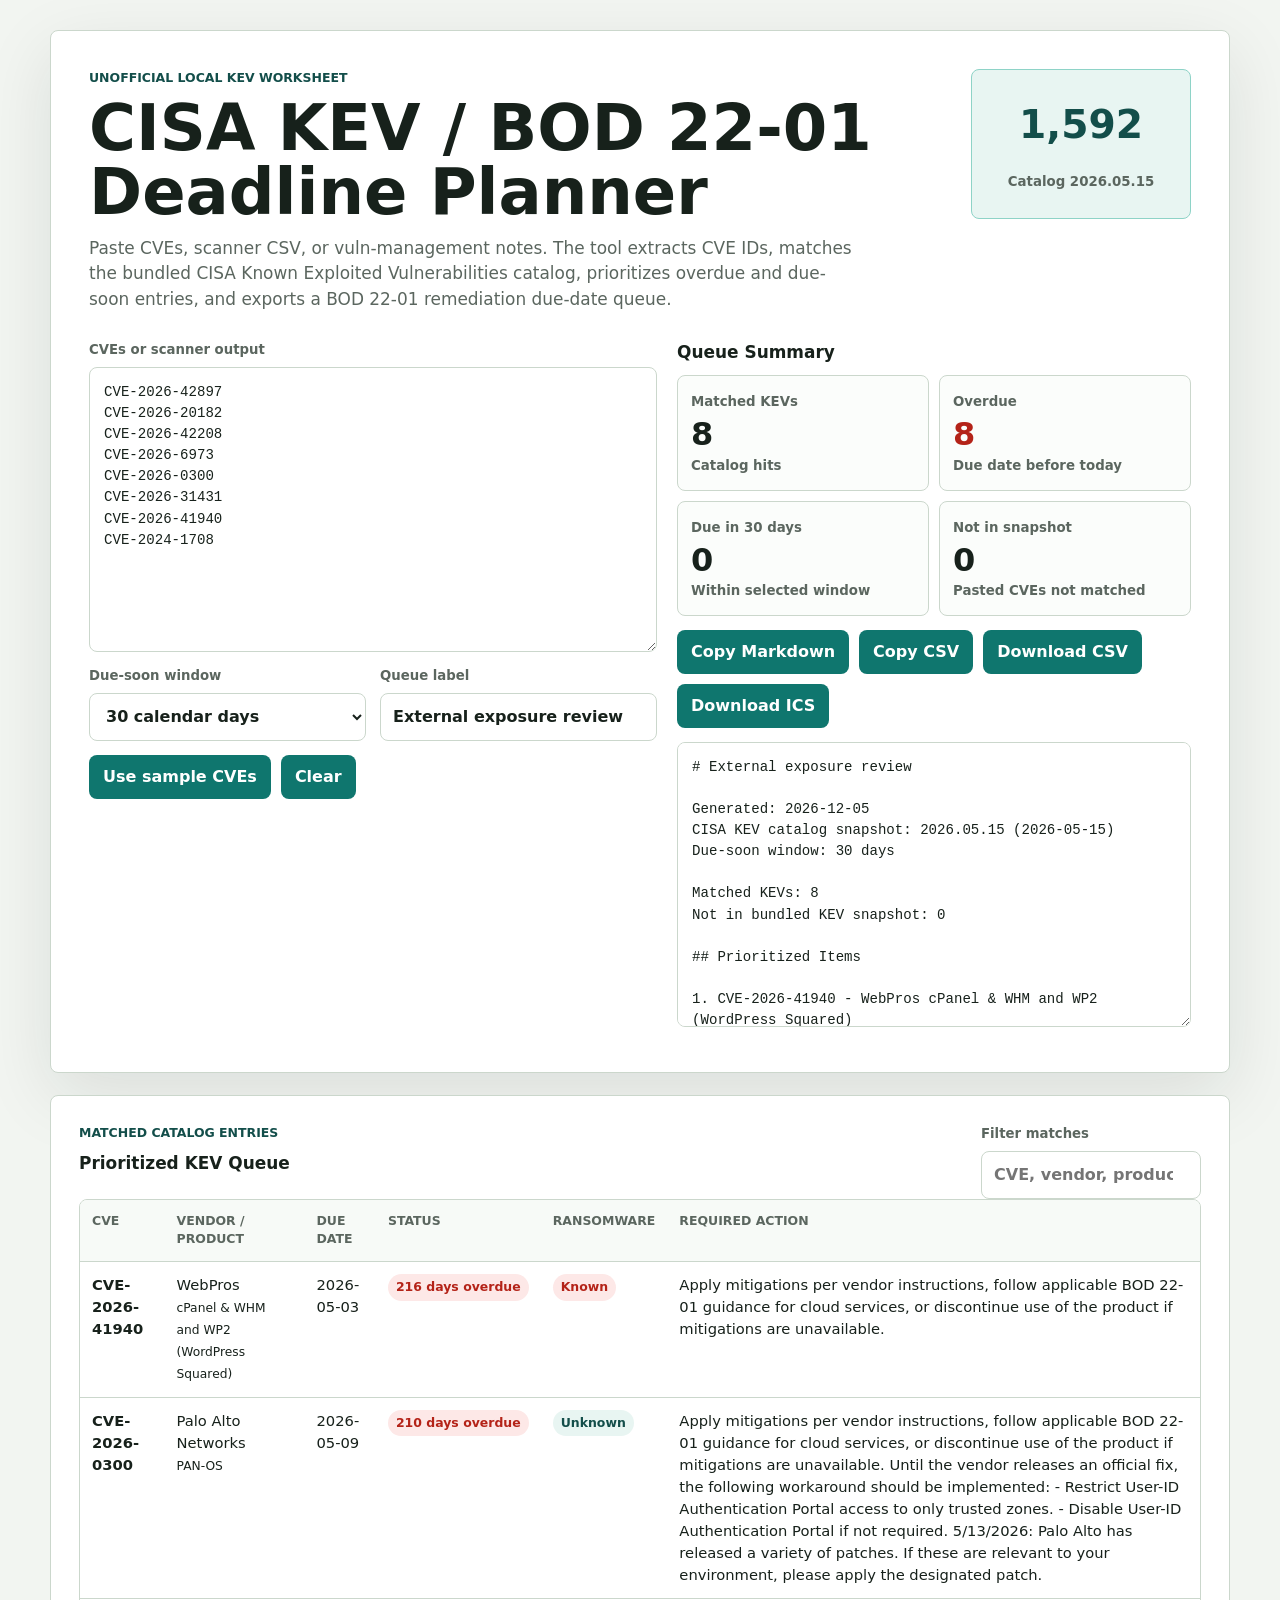
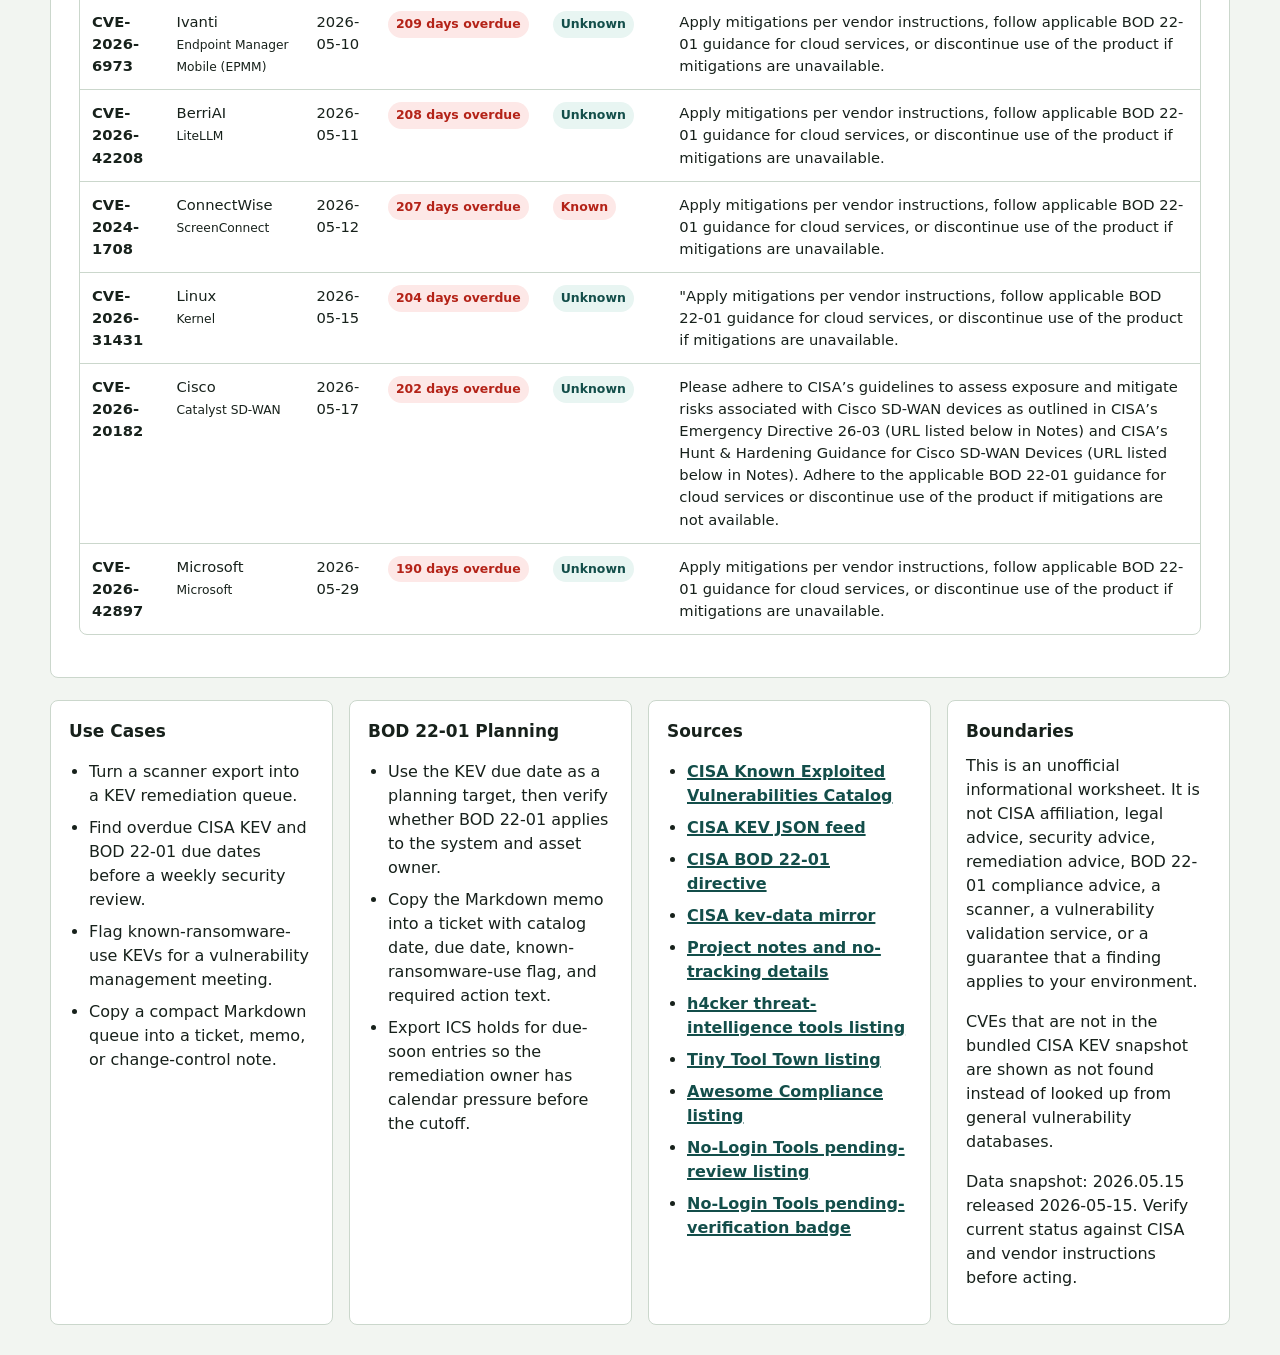
<file: index.html>
<!doctype html>
<html lang="en">
  <head>
    <meta charset="utf-8">
    <meta name="viewport" content="width=device-width, initial-scale=1">
    <title>CISA KEV / BOD 22-01 Deadline Planner</title>
    <meta name="description" content="Free no-tracking CISA KEV and BOD 22-01 remediation due-date planner. Paste CVEs, match the bundled Known Exploited Vulnerabilities catalog, sort overdue and due-soon items, and export CSV, Markdown, or ICS planning holds.">
    <meta name="robots" content="index,follow">
    <meta name="nologin-verified" content="kev-deadline-planner-vercel-app">
    <link rel="canonical" href="https://kev-deadline-planner.vercel.app/">
    <meta property="og:title" content="CISA KEV / BOD 22-01 Deadline Planner">
    <meta property="og:description" content="Paste CVEs or scanner output, match the CISA KEV catalog snapshot locally, and export a BOD 22-01 remediation due-date queue.">
    <meta property="og:type" content="website">
    <meta property="og:url" content="https://kev-deadline-planner.vercel.app/">
    <meta property="og:image" content="https://kev-deadline-planner.vercel.app/preview.png">
    <meta name="twitter:card" content="summary_large_image">
    <meta name="twitter:image" content="https://kev-deadline-planner.vercel.app/preview.png">
    <link rel="stylesheet" href="styles.css">
    <link rel="icon" href="favicon.svg" type="image/svg+xml">
    <script type="application/ld+json">
      {
        "@context": "https://schema.org",
        "@graph": [
          {
            "@type": "SoftwareApplication",
            "name": "CISA KEV / BOD 22-01 Deadline Planner",
            "applicationCategory": "SecurityApplication",
            "operatingSystem": "Any",
            "url": "https://kev-deadline-planner.vercel.app/",
            "description": "Free no-tracking browser tool for matching pasted CVEs against a bundled CISA Known Exploited Vulnerabilities catalog snapshot and exporting a BOD 22-01 remediation due-date planning queue.",
            "offers": {
              "@type": "Offer",
              "price": "0",
              "priceCurrency": "USD"
            }
          },
          {
            "@type": "FAQPage",
            "mainEntity": [
              {
                "@type": "Question",
                "name": "What does this KEV deadline planner do?",
                "acceptedAnswer": {
                  "@type": "Answer",
                  "text": "It extracts CVE identifiers from pasted text or scanner CSV, matches them against the bundled CISA Known Exploited Vulnerabilities catalog snapshot, sorts the matched entries by due date and risk flags, and creates CSV, Markdown, and ICS exports for remediation planning."
                }
              },
              {
                "@type": "Question",
                  "name": "Is this an official CISA or BOD 22-01 compliance tool?",
                "acceptedAnswer": {
                  "@type": "Answer",
                  "text": "No. It is an unofficial planning worksheet that uses CISA public catalog data. Always verify BOD 22-01 applicability, requirements, exposure, and remediation steps against CISA and vendor sources."
                }
              },
              {
                "@type": "Question",
                "name": "Does it upload CVEs or scanner output?",
                "acceptedAnswer": {
                  "@type": "Answer",
                  "text": "No. The page runs locally in the browser with a bundled catalog snapshot. It has no signup, cookies, analytics, beacons, uploads, browser storage, or external scripts."
                }
              }
            ]
          }
        ]
      }
    </script>
  </head>
  <body>
    <main class="app">
      <section class="tool-panel" aria-labelledby="page-title">
        <div class="mast">
          <div>
            <p class="eyebrow">Unofficial local KEV worksheet</p>
            <h1 id="page-title">CISA KEV / BOD 22-01 Deadline Planner</h1>
            <p class="lede">Paste CVEs, scanner CSV, or vuln-management notes. The tool extracts CVE IDs, matches the bundled CISA Known Exploited Vulnerabilities catalog, prioritizes overdue and due-soon entries, and exports a BOD 22-01 remediation due-date queue.</p>
          </div>
          <div class="snapshot" aria-label="Catalog snapshot">
            <span id="catalog-count">0</span>
            <small id="catalog-version">Catalog loading</small>
          </div>
        </div>

        <div class="workspace">
          <form class="inputs" id="kev-form">
            <label class="field">
              <span>CVEs or scanner output</span>
              <textarea id="cve-input" spellcheck="false" aria-label="Paste CVEs or scanner output"></textarea>
            </label>
            <div class="grid">
              <label class="field">
                <span>Due-soon window</span>
                <select id="due-window">
                  <option value="7">7 calendar days</option>
                  <option value="14">14 calendar days</option>
                  <option value="30" selected>30 calendar days</option>
                  <option value="60">60 calendar days</option>
                </select>
              </label>
              <label class="field">
                <span>Queue label</span>
                <input id="queue-label" type="text" value="External exposure review">
              </label>
            </div>
            <div class="actions">
              <button type="button" id="load-example">Use sample CVEs</button>
              <button type="button" id="clear-input">Clear</button>
            </div>
          </form>

          <section class="output-panel" aria-labelledby="summary-title">
            <h2 id="summary-title">Queue Summary</h2>
            <div class="summary-grid" id="summary-grid"></div>
            <div class="actions">
              <button type="button" id="copy-markdown">Copy Markdown</button>
              <button type="button" id="copy-csv">Copy CSV</button>
              <button type="button" id="download-csv">Download CSV</button>
              <button type="button" id="download-ics">Download ICS</button>
            </div>
            <textarea id="memo-output" spellcheck="false" aria-label="Generated KEV planning memo"></textarea>
          </section>
        </div>
      </section>

      <section class="table-panel" aria-labelledby="matched-title">
        <div class="section-head">
          <div>
            <p class="eyebrow">Matched catalog entries</p>
            <h2 id="matched-title">Prioritized KEV Queue</h2>
          </div>
          <label class="search-field">
            <span>Filter matches</span>
            <input id="table-filter" type="search" placeholder="CVE, vendor, product, ransomware">
          </label>
        </div>
        <div class="table-wrap">
          <table>
            <thead>
              <tr>
                <th>CVE</th>
                <th>Vendor / Product</th>
                <th>Due Date</th>
                <th>Status</th>
                <th>Ransomware</th>
                <th>Required Action</th>
              </tr>
            </thead>
            <tbody id="results-body"></tbody>
          </table>
        </div>
        <div class="not-found" id="not-found"></div>
      </section>

      <section class="support-grid">
        <div>
          <h2>Use Cases</h2>
          <ul>
            <li>Turn a scanner export into a KEV remediation queue.</li>
            <li>Find overdue CISA KEV and BOD 22-01 due dates before a weekly security review.</li>
            <li>Flag known-ransomware-use KEVs for a vulnerability management meeting.</li>
            <li>Copy a compact Markdown queue into a ticket, memo, or change-control note.</li>
          </ul>
        </div>
        <div>
          <h2>BOD 22-01 Planning</h2>
          <ul>
            <li>Use the KEV due date as a planning target, then verify whether BOD 22-01 applies to the system and asset owner.</li>
            <li>Copy the Markdown memo into a ticket with catalog date, due date, known-ransomware-use flag, and required action text.</li>
            <li>Export ICS holds for due-soon entries so the remediation owner has calendar pressure before the cutoff.</li>
          </ul>
        </div>
        <div>
          <h2>Sources</h2>
          <ul>
            <li><a href="https://www.cisa.gov/known-exploited-vulnerabilities-catalog" rel="noreferrer">CISA Known Exploited Vulnerabilities Catalog</a></li>
            <li><a href="https://www.cisa.gov/sites/default/files/feeds/known_exploited_vulnerabilities.json" rel="noreferrer">CISA KEV JSON feed</a></li>
            <li><a href="https://www.cisa.gov/news-events/directives/bod-22-01-reducing-significant-risk-known-exploited-vulnerabilities" rel="noreferrer">CISA BOD 22-01 directive</a></li>
            <li><a href="https://github.com/cisagov/kev-data" rel="noreferrer">CISA kev-data mirror</a></li>
            <li><a href="https://kev-deadline-planner.vercel.app/about.html">Project notes and no-tracking details</a></li>
            <li><a href="https://github.com/The-Art-of-Hacking/h4cker/blob/master/cybersecurity-domains/defensive-security/threat-intelligence/tools.md" rel="noreferrer">h4cker threat-intelligence tools listing</a></li>
            <li><a href="https://www.tinytooltown.com/tools/cisa-kev-deadline-planner/" rel="noreferrer">Tiny Tool Town listing</a></li>
            <li><a href="https://github.com/theopenlane/awesome-compliance#open-source-platforms" rel="noreferrer">Awesome Compliance listing</a></li>
            <li><a href="https://nologin.tools/tool/kev-deadline-planner-vercel-app/" rel="noreferrer">No-Login Tools pending-review listing</a></li>
            <li><a href="https://nologin.tools/badge/kev-deadline-planner-vercel-app/" rel="noreferrer">No-Login Tools pending-verification badge</a></li>
          </ul>
        </div>
        <div>
          <h2>Boundaries</h2>
          <p>This is an unofficial informational worksheet. It is not CISA affiliation, legal advice, security advice, remediation advice, BOD 22-01 compliance advice, a scanner, a vulnerability validation service, or a guarantee that a finding applies to your environment.</p>
          <p>CVEs that are not in the bundled CISA KEV snapshot are shown as not found instead of looked up from general vulnerability databases.</p>
          <p>Data snapshot: <span id="data-release">loading</span>. Verify current status against CISA and vendor instructions before acting.</p>
        </div>
      </section>
    </main>
    <script src="kev-data.js"></script>
    <script src="script.js"></script>
  </body>
</html>
</file>
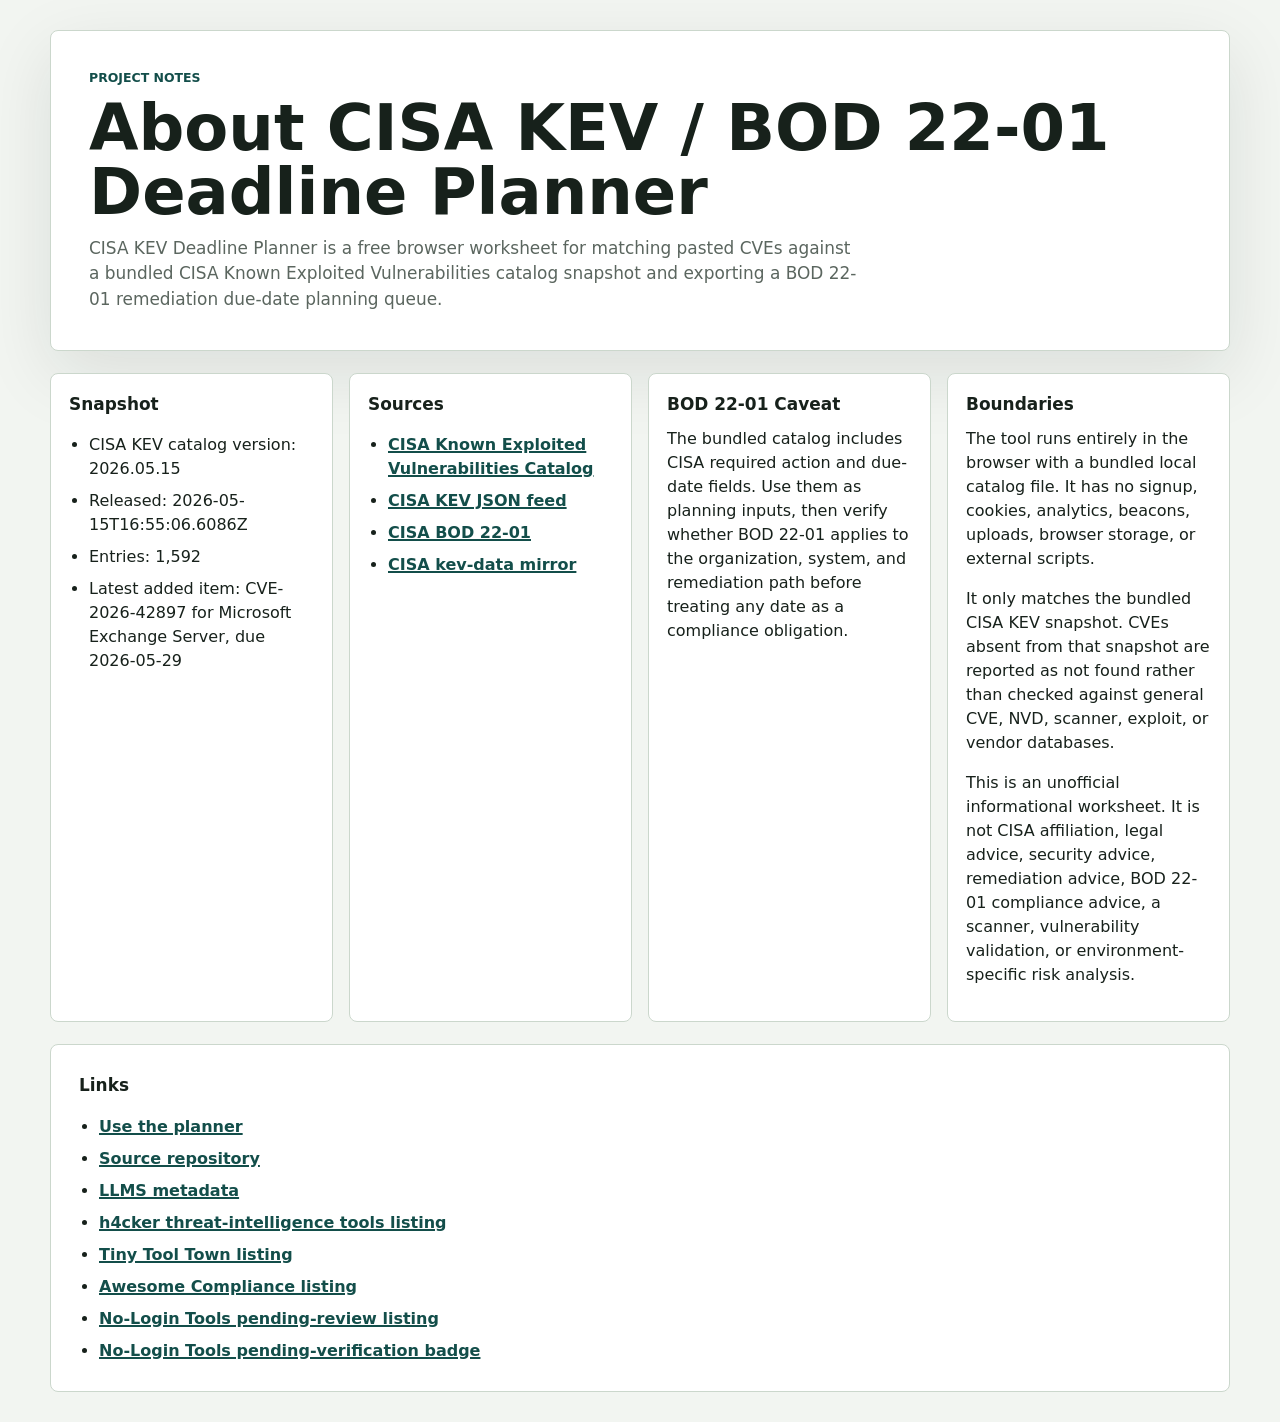
<file: about.html>
<!doctype html>
<html lang="en">
  <head>
    <meta charset="utf-8">
    <meta name="viewport" content="width=device-width, initial-scale=1">
    <title>About CISA KEV / BOD 22-01 Deadline Planner</title>
    <meta name="description" content="Project notes, sources, no-tracking boundaries, and BOD 22-01 due-date caveats for CISA KEV Deadline Planner.">
    <meta name="robots" content="index,follow">
    <link rel="canonical" href="https://kev-deadline-planner.vercel.app/about.html">
    <meta property="og:title" content="About CISA KEV / BOD 22-01 Deadline Planner">
    <meta property="og:description" content="Sources and boundaries for the free no-tracking CISA KEV and BOD 22-01 deadline planning worksheet.">
    <meta property="og:type" content="article">
    <meta property="og:url" content="https://kev-deadline-planner.vercel.app/about.html">
    <meta property="og:image" content="https://kev-deadline-planner.vercel.app/preview.png">
    <meta name="twitter:card" content="summary_large_image">
    <meta name="twitter:image" content="https://kev-deadline-planner.vercel.app/preview.png">
    <link rel="stylesheet" href="styles.css">
    <link rel="icon" href="favicon.svg" type="image/svg+xml">
  </head>
  <body>
    <main class="app">
      <section class="tool-panel" aria-labelledby="page-title">
        <p class="eyebrow">Project notes</p>
        <h1 id="page-title">About CISA KEV / BOD 22-01 Deadline Planner</h1>
        <p class="lede">CISA KEV Deadline Planner is a free browser worksheet for matching pasted CVEs against a bundled CISA Known Exploited Vulnerabilities catalog snapshot and exporting a BOD 22-01 remediation due-date planning queue.</p>
      </section>

      <section class="support-grid" aria-label="Project details">
        <div>
          <h2>Snapshot</h2>
          <ul>
            <li>CISA KEV catalog version: 2026.05.15</li>
            <li>Released: 2026-05-15T16:55:06.6086Z</li>
            <li>Entries: 1,592</li>
            <li>Latest added item: CVE-2026-42897 for Microsoft Exchange Server, due 2026-05-29</li>
          </ul>
        </div>
        <div>
          <h2>Sources</h2>
          <ul>
            <li><a href="https://www.cisa.gov/known-exploited-vulnerabilities-catalog" rel="noreferrer">CISA Known Exploited Vulnerabilities Catalog</a></li>
            <li><a href="https://www.cisa.gov/sites/default/files/feeds/known_exploited_vulnerabilities.json" rel="noreferrer">CISA KEV JSON feed</a></li>
            <li><a href="https://www.cisa.gov/news-events/directives/bod-22-01-reducing-significant-risk-known-exploited-vulnerabilities" rel="noreferrer">CISA BOD 22-01</a></li>
            <li><a href="https://github.com/cisagov/kev-data" rel="noreferrer">CISA kev-data mirror</a></li>
          </ul>
        </div>
        <div>
          <h2>BOD 22-01 Caveat</h2>
          <p>The bundled catalog includes CISA required action and due-date fields. Use them as planning inputs, then verify whether BOD 22-01 applies to the organization, system, and remediation path before treating any date as a compliance obligation.</p>
        </div>
        <div>
          <h2>Boundaries</h2>
          <p>The tool runs entirely in the browser with a bundled local catalog file. It has no signup, cookies, analytics, beacons, uploads, browser storage, or external scripts.</p>
          <p>It only matches the bundled CISA KEV snapshot. CVEs absent from that snapshot are reported as not found rather than checked against general CVE, NVD, scanner, exploit, or vendor databases.</p>
          <p>This is an unofficial informational worksheet. It is not CISA affiliation, legal advice, security advice, remediation advice, BOD 22-01 compliance advice, a scanner, vulnerability validation, or environment-specific risk analysis.</p>
        </div>
      </section>

      <section class="table-panel" aria-labelledby="links-title">
        <h2 id="links-title">Links</h2>
        <ul>
          <li><a href="https://kev-deadline-planner.vercel.app/">Use the planner</a></li>
          <li><a href="https://github.com/Turner-Levey/kev-deadline-planner">Source repository</a></li>
          <li><a href="https://kev-deadline-planner.vercel.app/llms.txt">LLMS metadata</a></li>
          <li><a href="https://github.com/The-Art-of-Hacking/h4cker/blob/master/cybersecurity-domains/defensive-security/threat-intelligence/tools.md" rel="noreferrer">h4cker threat-intelligence tools listing</a></li>
          <li><a href="https://www.tinytooltown.com/tools/cisa-kev-deadline-planner/" rel="noreferrer">Tiny Tool Town listing</a></li>
          <li><a href="https://github.com/theopenlane/awesome-compliance#open-source-platforms" rel="noreferrer">Awesome Compliance listing</a></li>
          <li><a href="https://nologin.tools/tool/kev-deadline-planner-vercel-app/" rel="noreferrer">No-Login Tools pending-review listing</a></li>
          <li><a href="https://nologin.tools/badge/kev-deadline-planner-vercel-app/" rel="noreferrer">No-Login Tools pending-verification badge</a></li>
        </ul>
      </section>
    </main>
  </body>
</html>
</file>
<file: styles.css>
:root {
  color-scheme: light;
  --bg: #f2f5f1;
  --ink: #17211b;
  --muted: #5b665f;
  --panel: #ffffff;
  --line: #cbd7cc;
  --accent: #0f766e;
  --accent-dark: #134e4a;
  --danger: #b42318;
  --warn: #b25e09;
  --soft: #e8f5f2;
  --highlight: #fff7e6;
}

* {
  box-sizing: border-box;
}

body {
  margin: 0;
  min-height: 100vh;
  background: var(--bg);
  color: var(--ink);
  font-family: Inter, ui-sans-serif, system-ui, -apple-system, BlinkMacSystemFont, "Segoe UI", sans-serif;
  line-height: 1.5;
}

a {
  color: var(--accent-dark);
  font-weight: 750;
  text-decoration-thickness: 2px;
}

.app {
  width: min(1180px, calc(100vw - 32px));
  margin: 0 auto;
  padding: 30px 0;
}

.tool-panel,
.table-panel,
.support-grid > div {
  background: var(--panel);
  border: 1px solid var(--line);
  border-radius: 8px;
}

.tool-panel {
  padding: clamp(20px, 4vw, 38px);
  box-shadow: 0 22px 70px rgba(23, 33, 27, 0.10);
}

.mast,
.section-head {
  display: grid;
  grid-template-columns: minmax(0, 1fr) 220px;
  gap: 22px;
  align-items: start;
}

.eyebrow {
  margin: 0 0 8px;
  color: var(--accent-dark);
  font-size: 0.78rem;
  font-weight: 850;
  text-transform: uppercase;
  letter-spacing: 0;
}

h1,
h2,
p {
  margin-top: 0;
}

h1 {
  margin-bottom: 12px;
  font-size: clamp(2.1rem, 5vw, 4rem);
  line-height: 1;
  letter-spacing: 0;
}

h2 {
  margin-bottom: 10px;
  font-size: 1.06rem;
}

.lede {
  max-width: 72ch;
  margin-bottom: 0;
  color: var(--muted);
  font-size: 1.06rem;
}

.snapshot {
  min-height: 150px;
  display: grid;
  place-items: center;
  text-align: center;
  padding: 18px;
  border: 1px solid #8ed3c7;
  border-radius: 8px;
  background: var(--soft);
}

.snapshot span {
  display: block;
  color: var(--accent-dark);
  font-size: 2.45rem;
  font-weight: 900;
}

.snapshot small {
  color: var(--muted);
  font-weight: 800;
}

.workspace {
  margin-top: 28px;
  display: grid;
  grid-template-columns: minmax(0, 1.05fr) minmax(0, 0.95fr);
  gap: 20px;
}

.field,
.search-field {
  display: grid;
  gap: 7px;
}

.field span,
.search-field span {
  color: var(--muted);
  font-size: 0.83rem;
  font-weight: 800;
}

.grid {
  display: grid;
  grid-template-columns: minmax(0, 1fr) minmax(0, 1fr);
  gap: 14px;
  margin-top: 14px;
}

input,
select,
textarea {
  width: 100%;
  border: 1px solid var(--line);
  border-radius: 8px;
  color: var(--ink);
  font: inherit;
  font-weight: 700;
  background: #ffffff;
}

input,
select {
  min-height: 48px;
  padding: 10px 12px;
}

textarea {
  min-height: 285px;
  padding: 14px;
  resize: vertical;
  font-family: ui-monospace, SFMono-Regular, Menlo, Consolas, "Liberation Mono", monospace;
  font-size: 0.88rem;
  font-weight: 500;
}

input:focus,
select:focus,
textarea:focus {
  outline: 3px solid rgba(15, 118, 110, 0.18);
  border-color: var(--accent);
}

.output-panel {
  min-width: 0;
}

.summary-grid {
  display: grid;
  grid-template-columns: repeat(2, minmax(0, 1fr));
  gap: 10px;
  margin-bottom: 14px;
}

.metric {
  min-height: 86px;
  padding: 13px;
  border: 1px solid var(--line);
  border-radius: 8px;
  background: #fbfdfb;
}

.metric strong {
  display: block;
  margin-top: 4px;
  font-size: clamp(1.25rem, 4vw, 2rem);
  line-height: 1.1;
  overflow-wrap: anywhere;
}

.metric small {
  color: var(--muted);
  font-weight: 750;
}

.metric.danger strong {
  color: var(--danger);
}

.metric.warn strong {
  color: var(--warn);
}

.actions {
  display: flex;
  flex-wrap: wrap;
  gap: 10px;
  margin: 14px 0;
}

button {
  min-height: 42px;
  border: 0;
  border-radius: 8px;
  padding: 10px 14px;
  color: #ffffff;
  background: var(--accent);
  font: inherit;
  font-weight: 850;
  cursor: pointer;
}

button:hover,
button:focus-visible {
  background: var(--accent-dark);
}

button.secondary {
  color: var(--accent-dark);
  background: var(--soft);
}

.table-panel {
  margin-top: 22px;
  padding: clamp(18px, 3vw, 28px);
}

.table-wrap {
  overflow-x: auto;
  border: 1px solid var(--line);
  border-radius: 8px;
}

table {
  width: 100%;
  min-width: 900px;
  border-collapse: collapse;
}

th,
td {
  padding: 12px;
  border-bottom: 1px solid var(--line);
  text-align: left;
  vertical-align: top;
}

th {
  color: var(--muted);
  background: #f7faf7;
  font-size: 0.78rem;
  text-transform: uppercase;
  letter-spacing: 0;
}

td {
  font-size: 0.92rem;
}

tr:last-child td {
  border-bottom: 0;
}

.pill {
  display: inline-block;
  padding: 4px 8px;
  border-radius: 999px;
  background: var(--soft);
  color: var(--accent-dark);
  font-size: 0.78rem;
  font-weight: 850;
  white-space: nowrap;
}

.pill.danger {
  background: #fde8e7;
  color: var(--danger);
}

.pill.warn {
  background: var(--highlight);
  color: var(--warn);
}

.not-found {
  margin-top: 14px;
  color: var(--muted);
  font-weight: 750;
}

.support-grid {
  margin-top: 22px;
  display: grid;
  grid-template-columns: repeat(auto-fit, minmax(230px, 1fr));
  gap: 16px;
}

.support-grid > div {
  padding: 18px;
}

ul {
  padding-left: 20px;
  margin-bottom: 0;
}

li + li {
  margin-top: 8px;
}

@media (max-width: 860px) {
  .mast,
  .section-head,
  .workspace,
  .support-grid {
    grid-template-columns: 1fr;
  }

  .snapshot {
    min-height: 118px;
  }
}

@media (max-width: 560px) {
  .app {
    width: min(100% - 20px, 1180px);
    padding: 10px 0;
  }

  .grid,
  .summary-grid {
    grid-template-columns: 1fr;
  }

  h1 {
    font-size: 2rem;
  }
}
</file>
